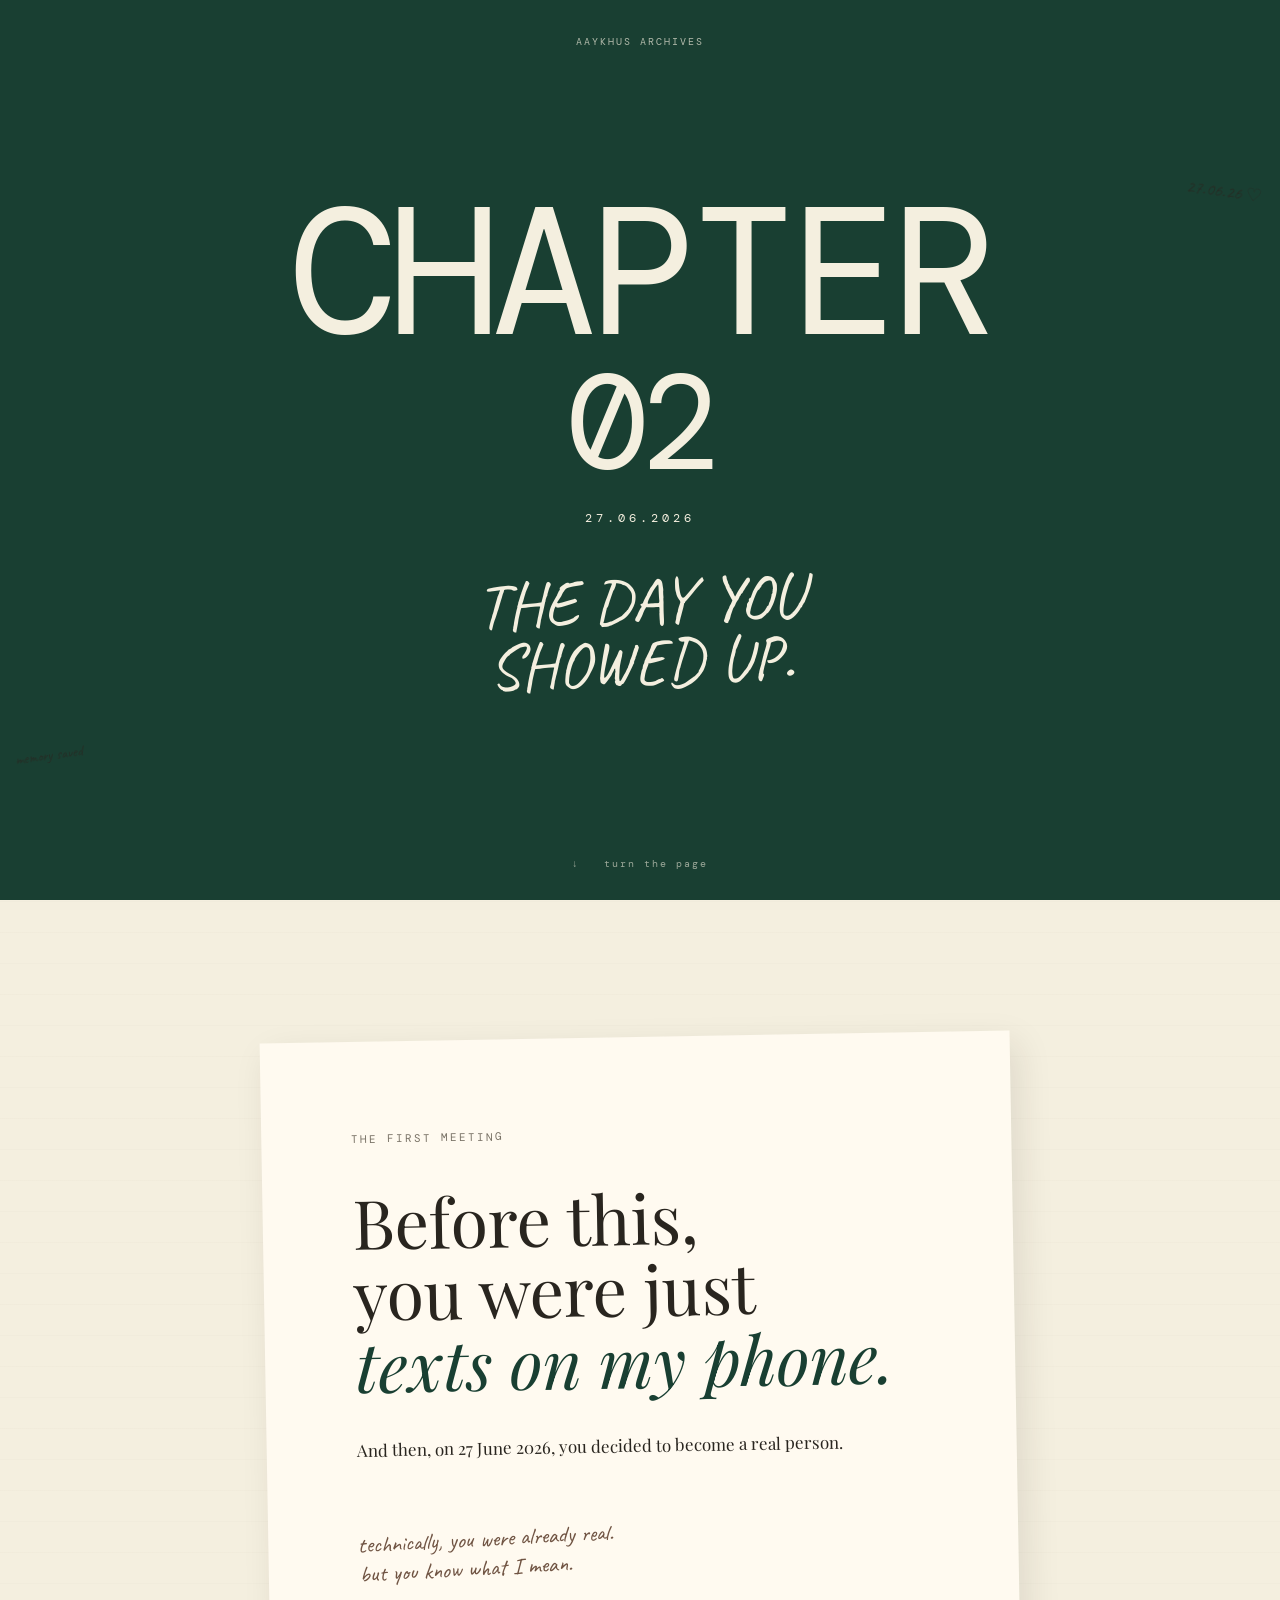
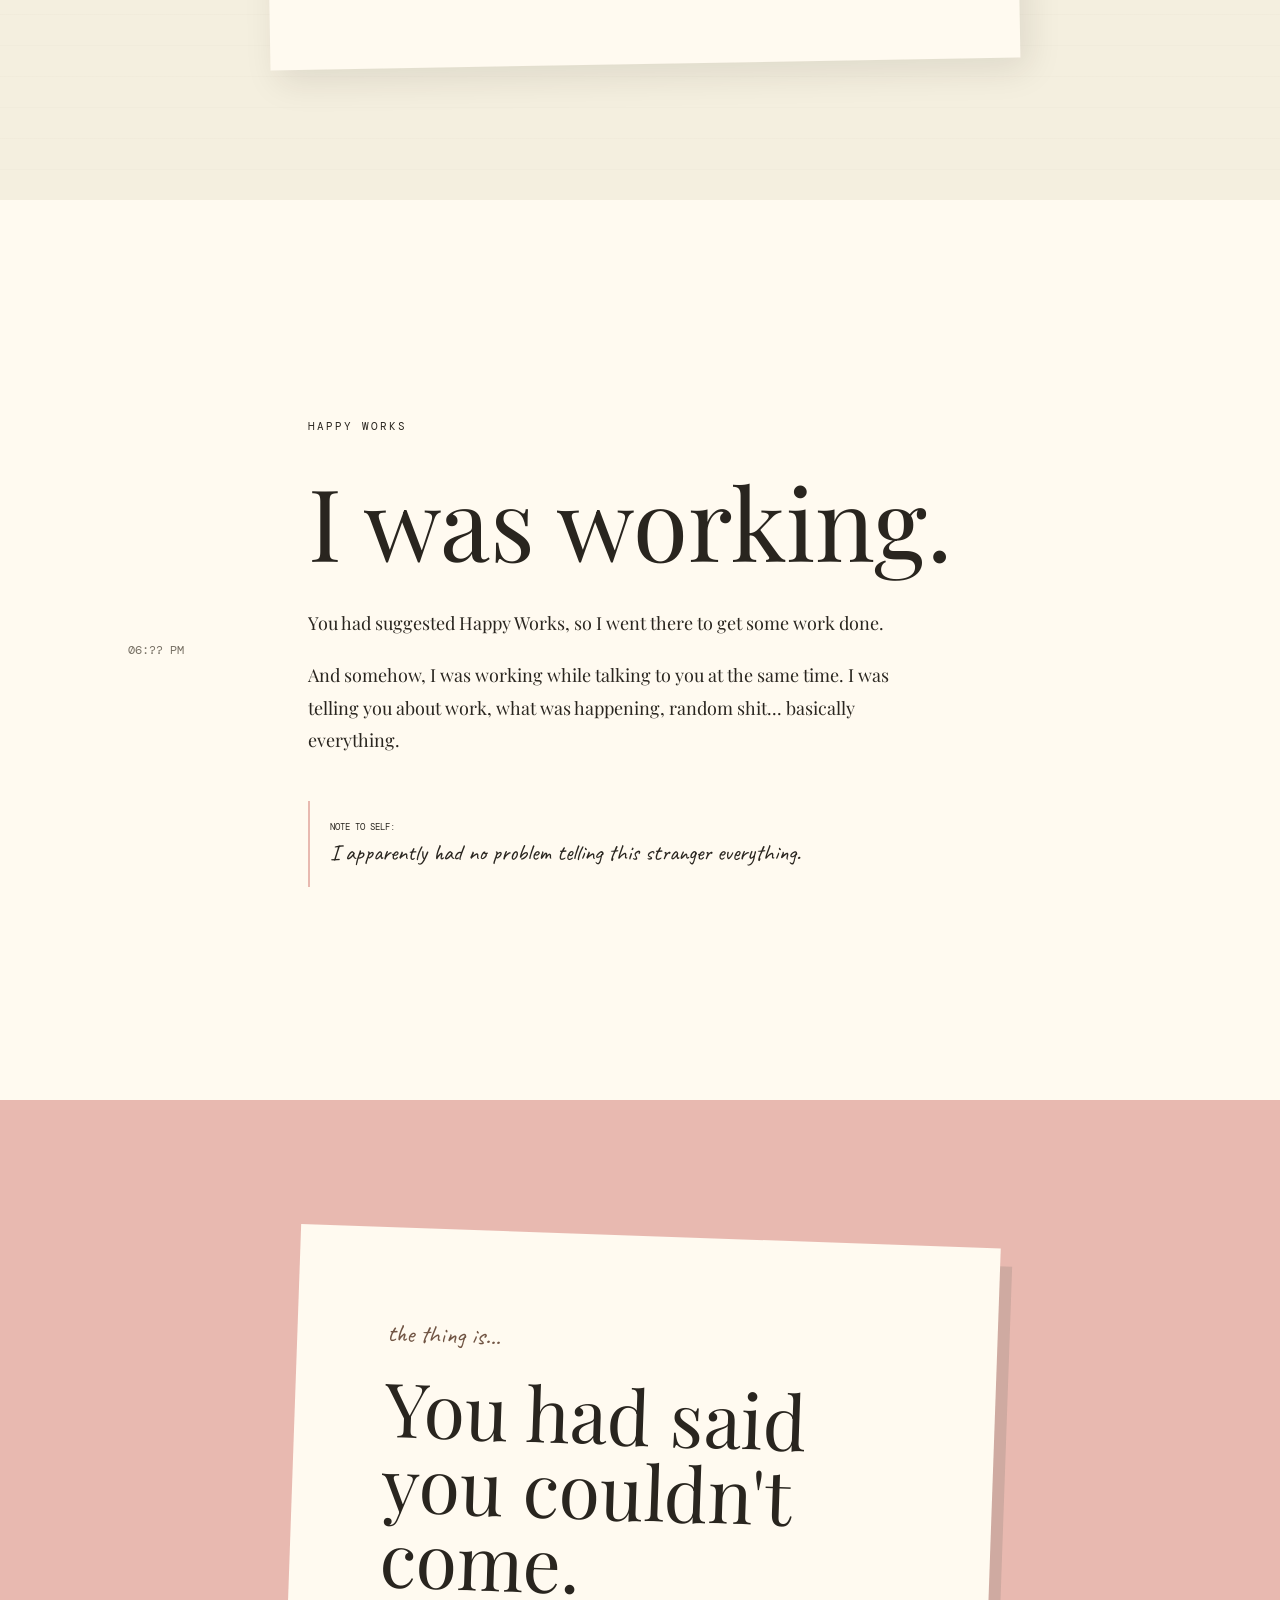
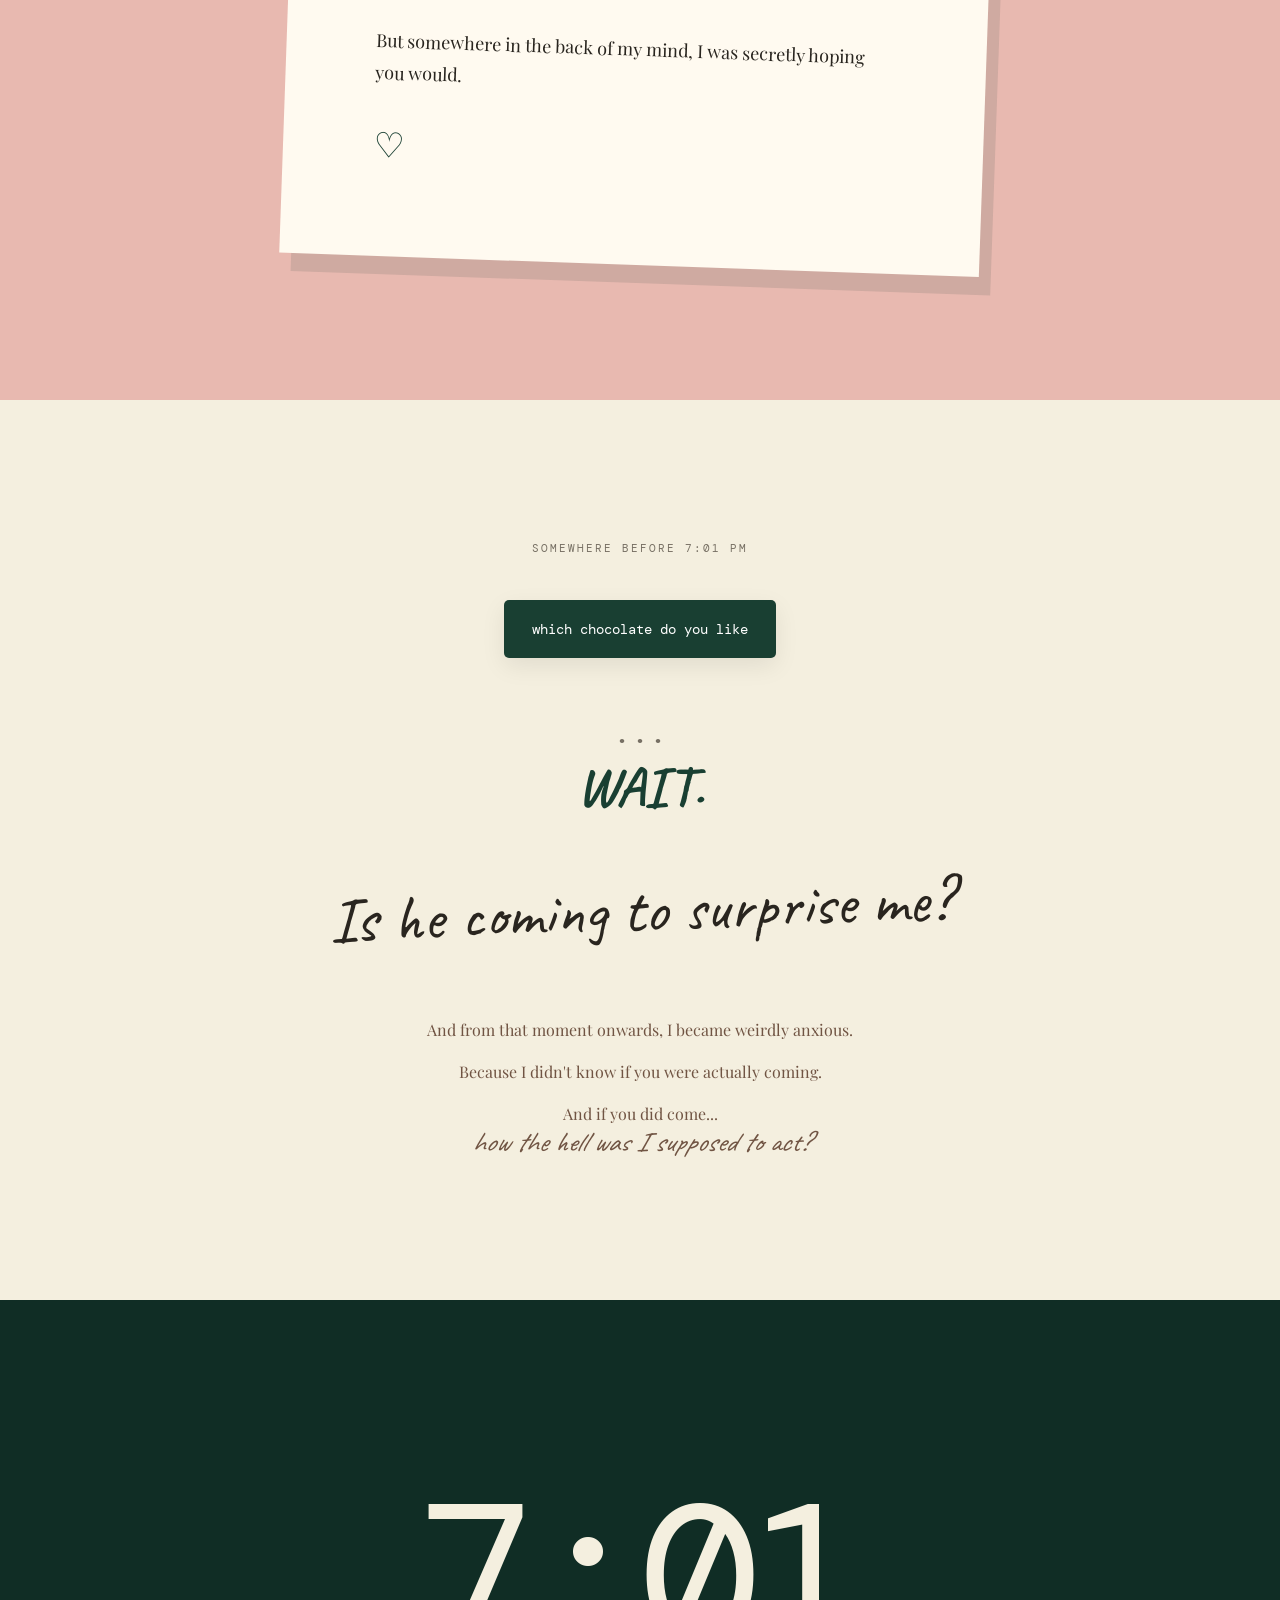
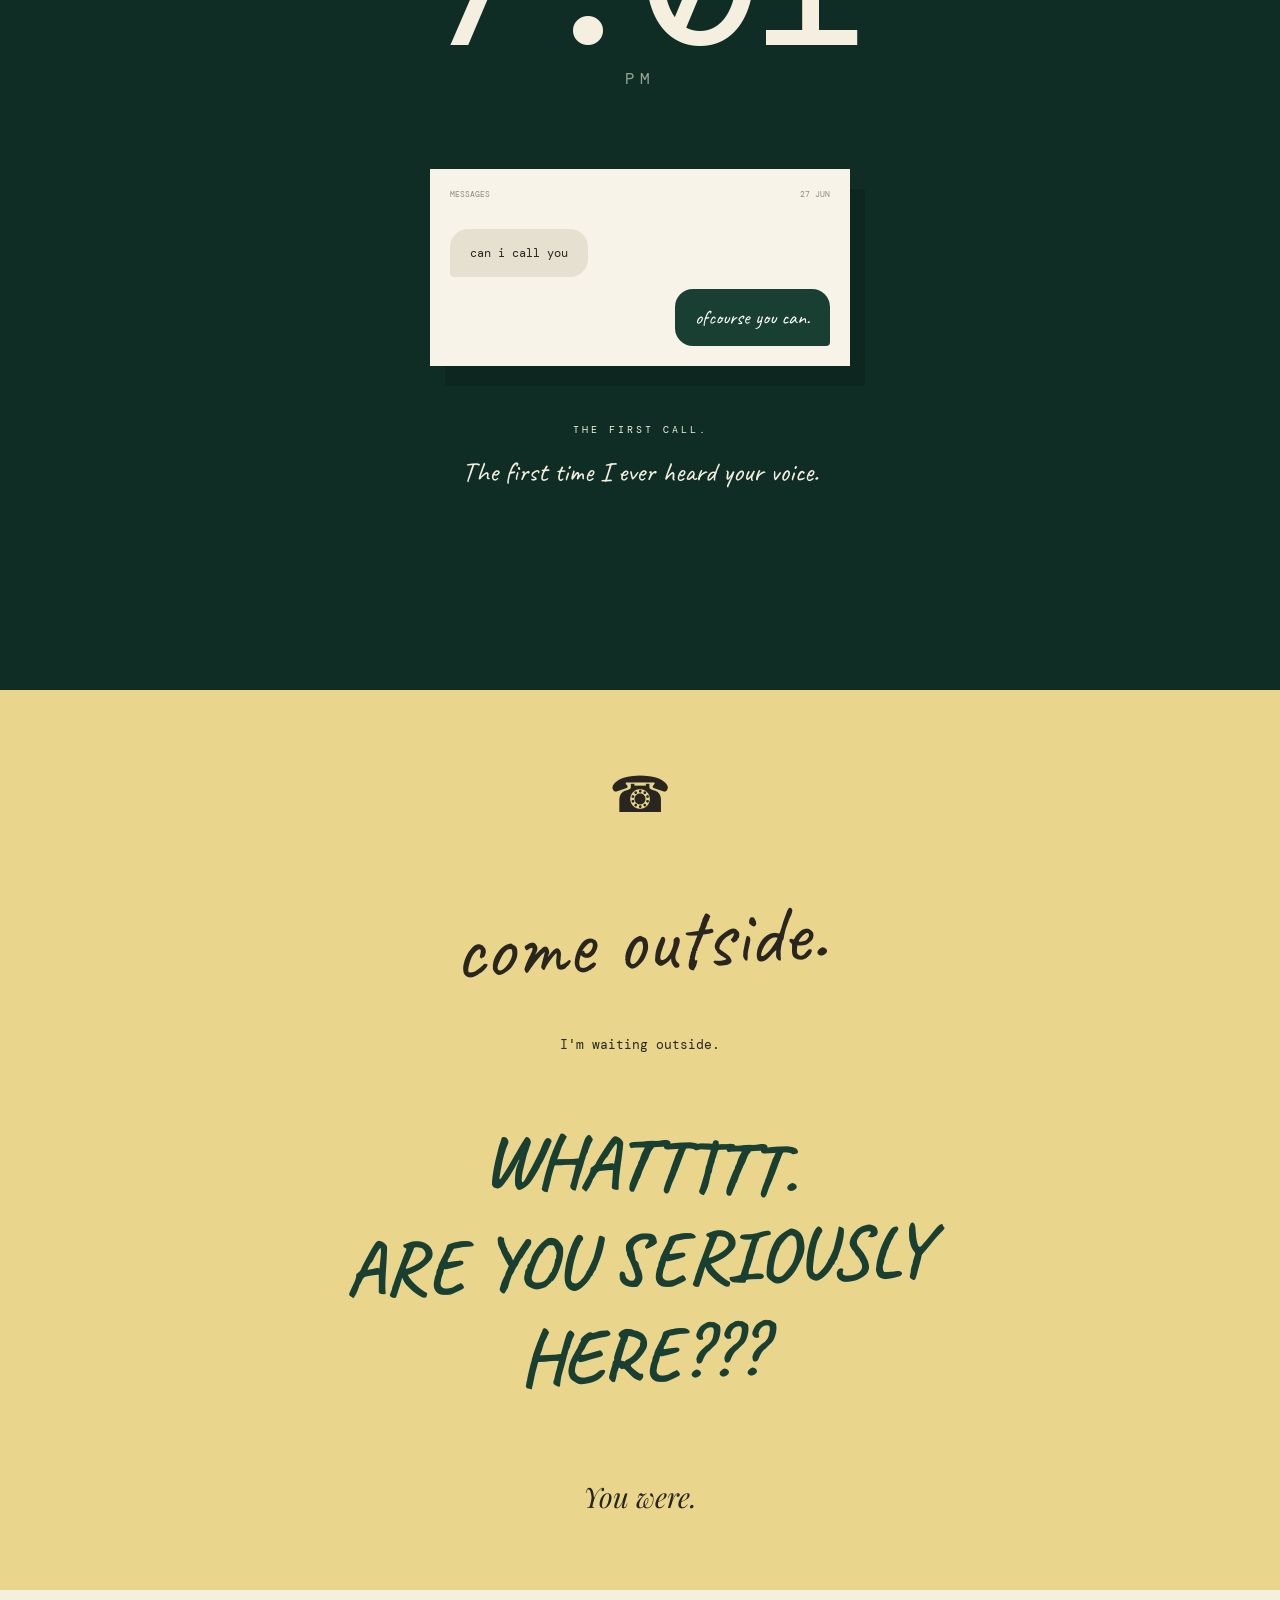
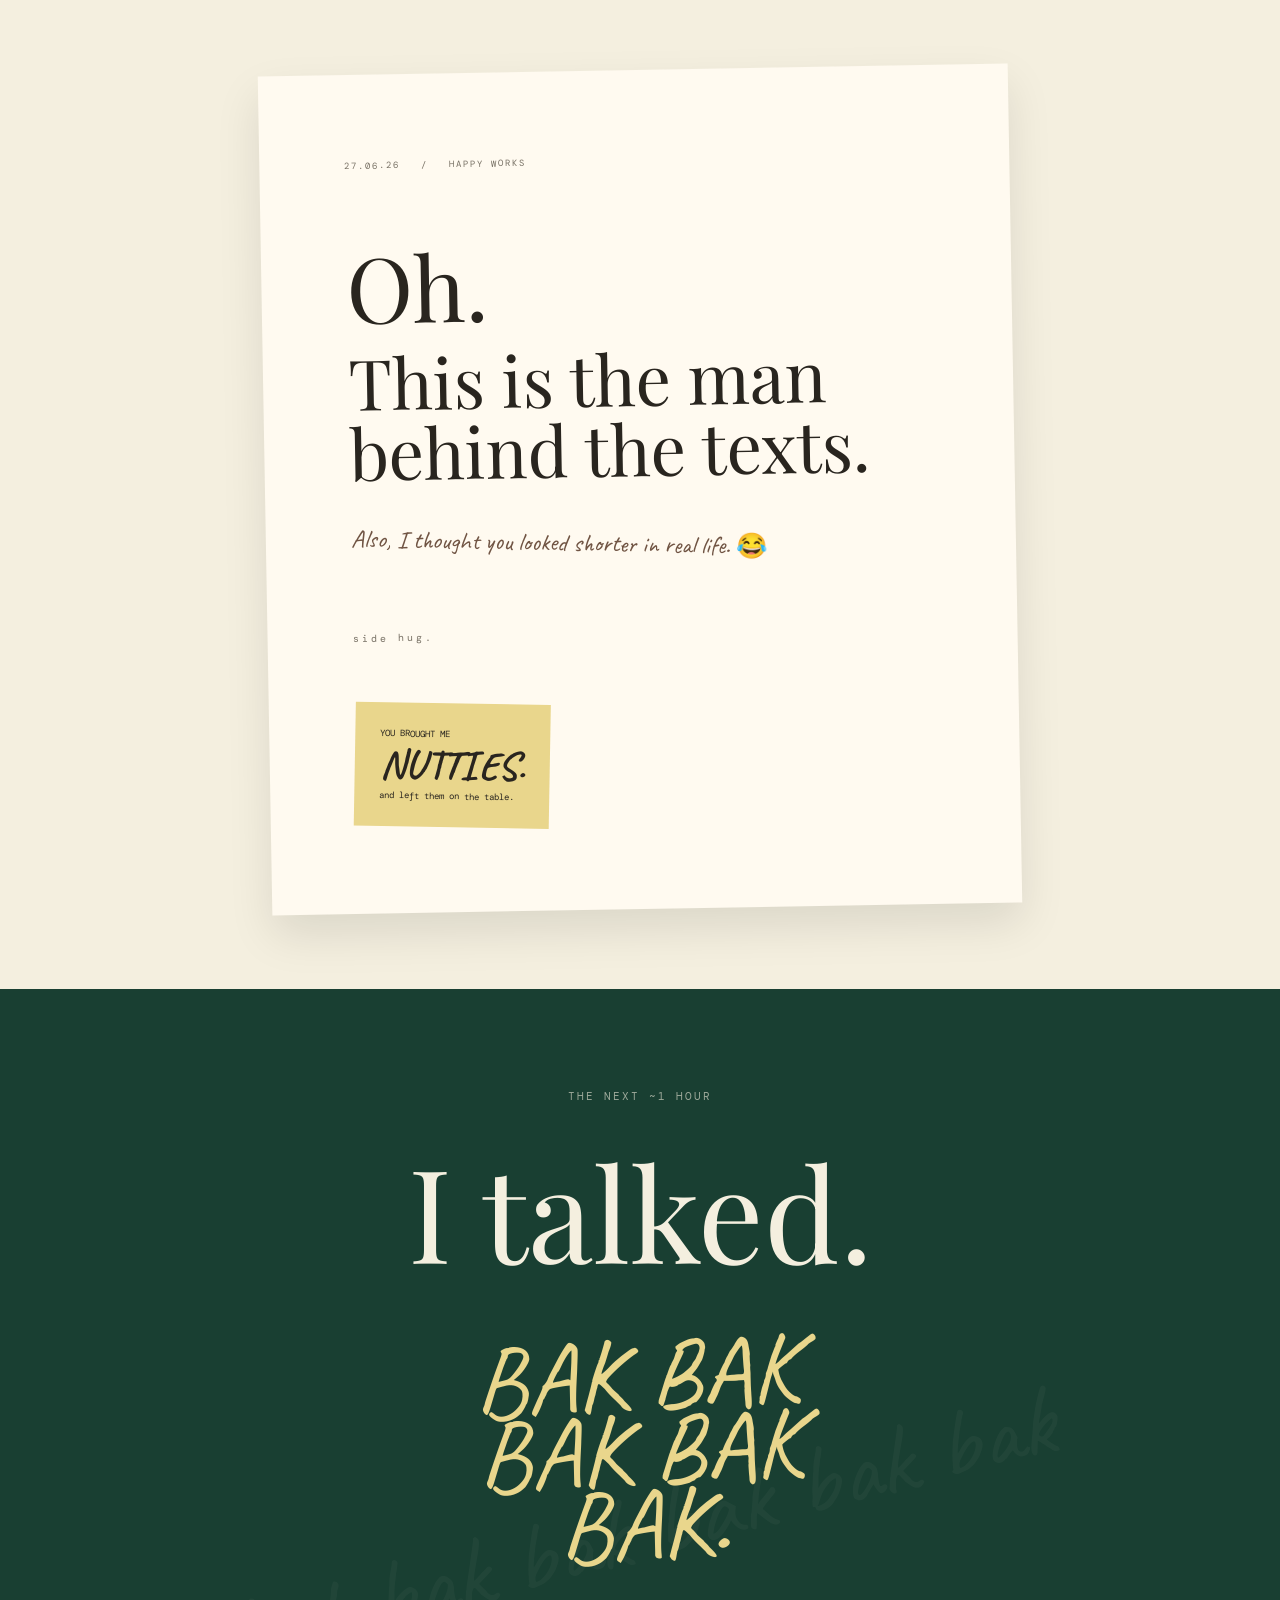
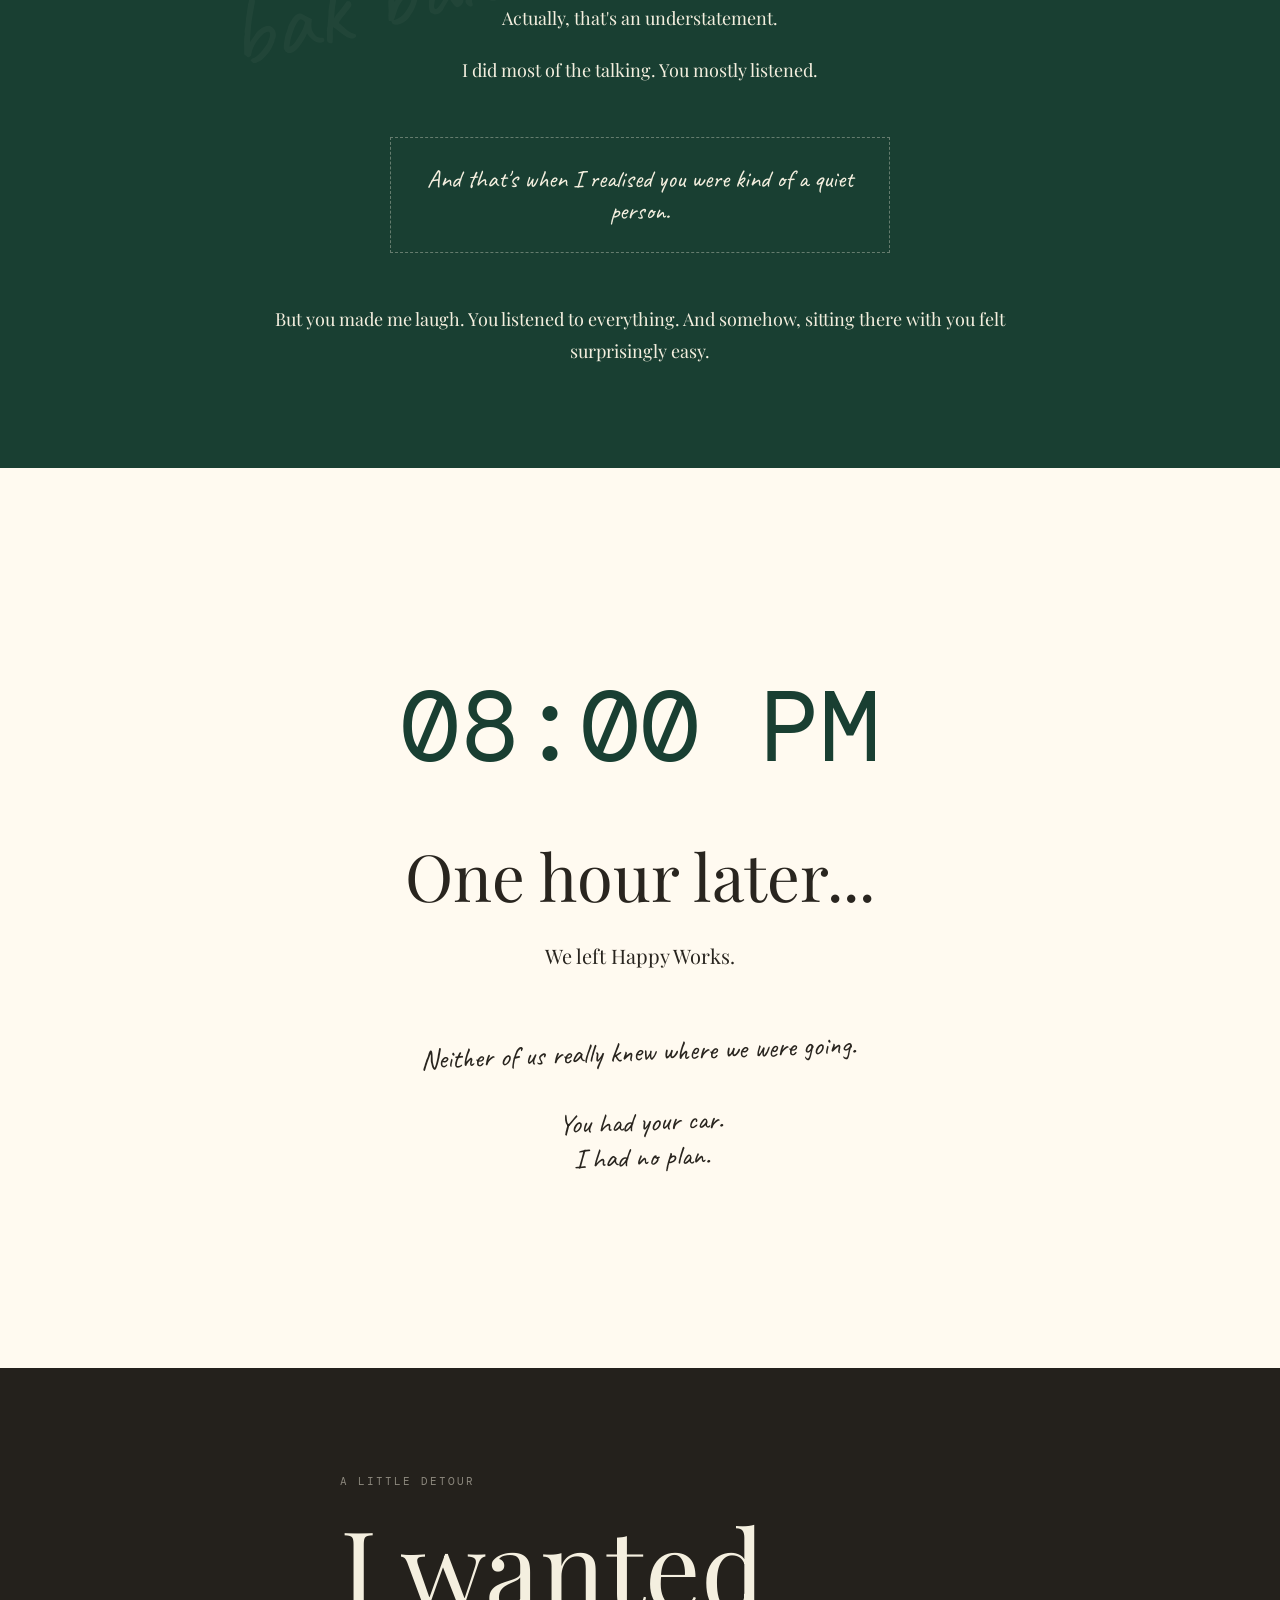
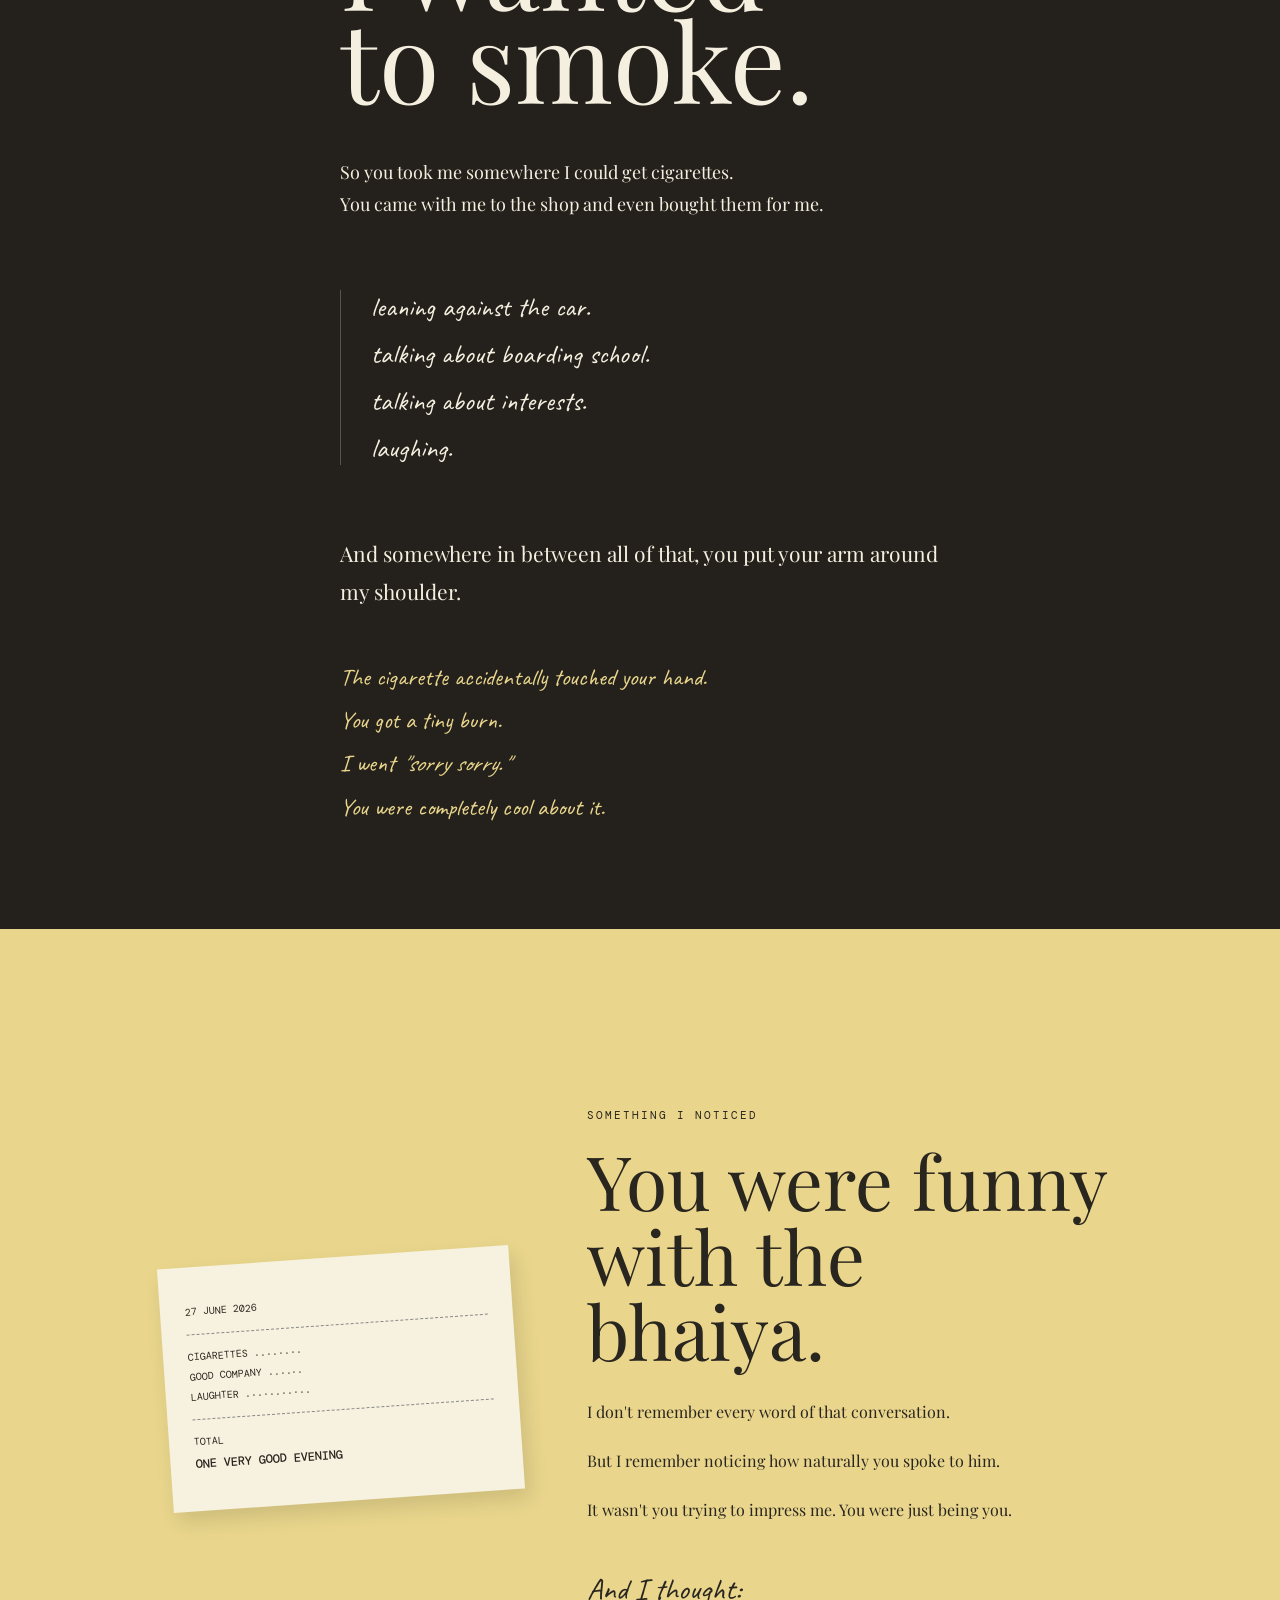
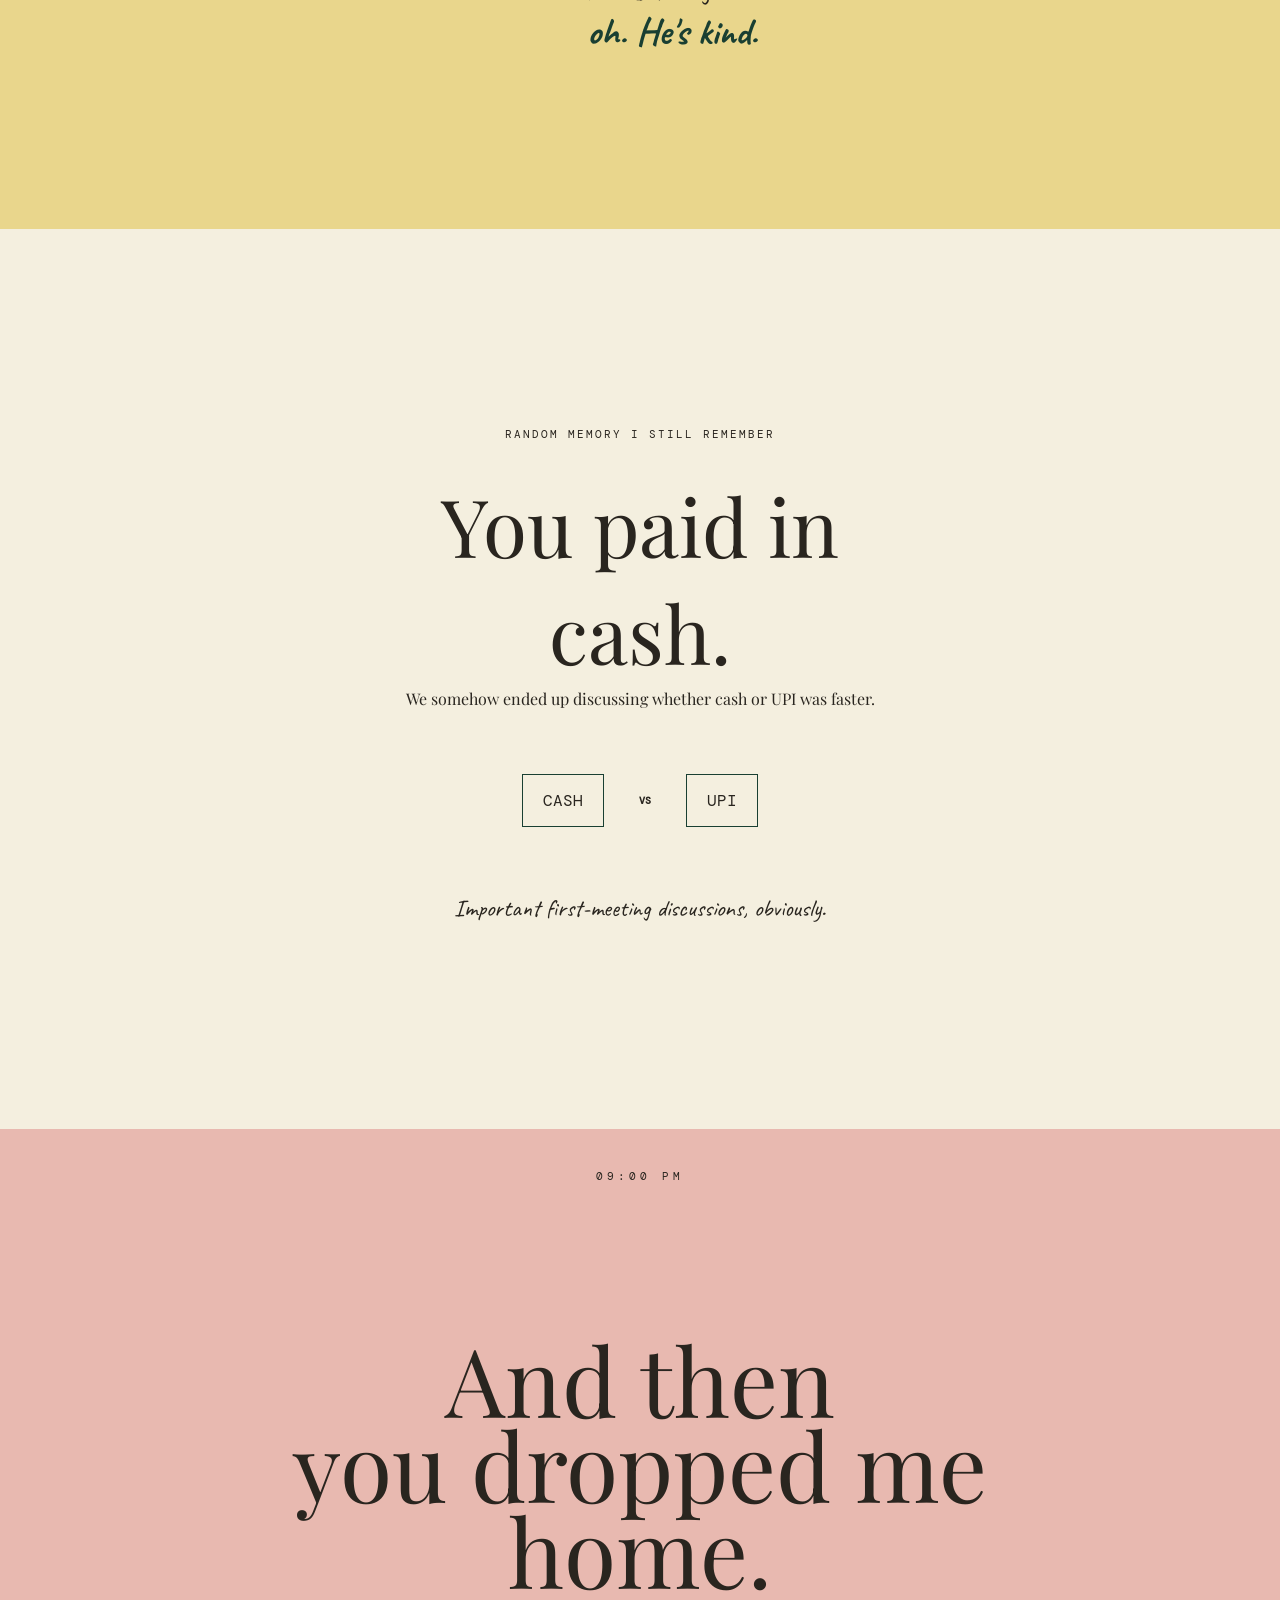
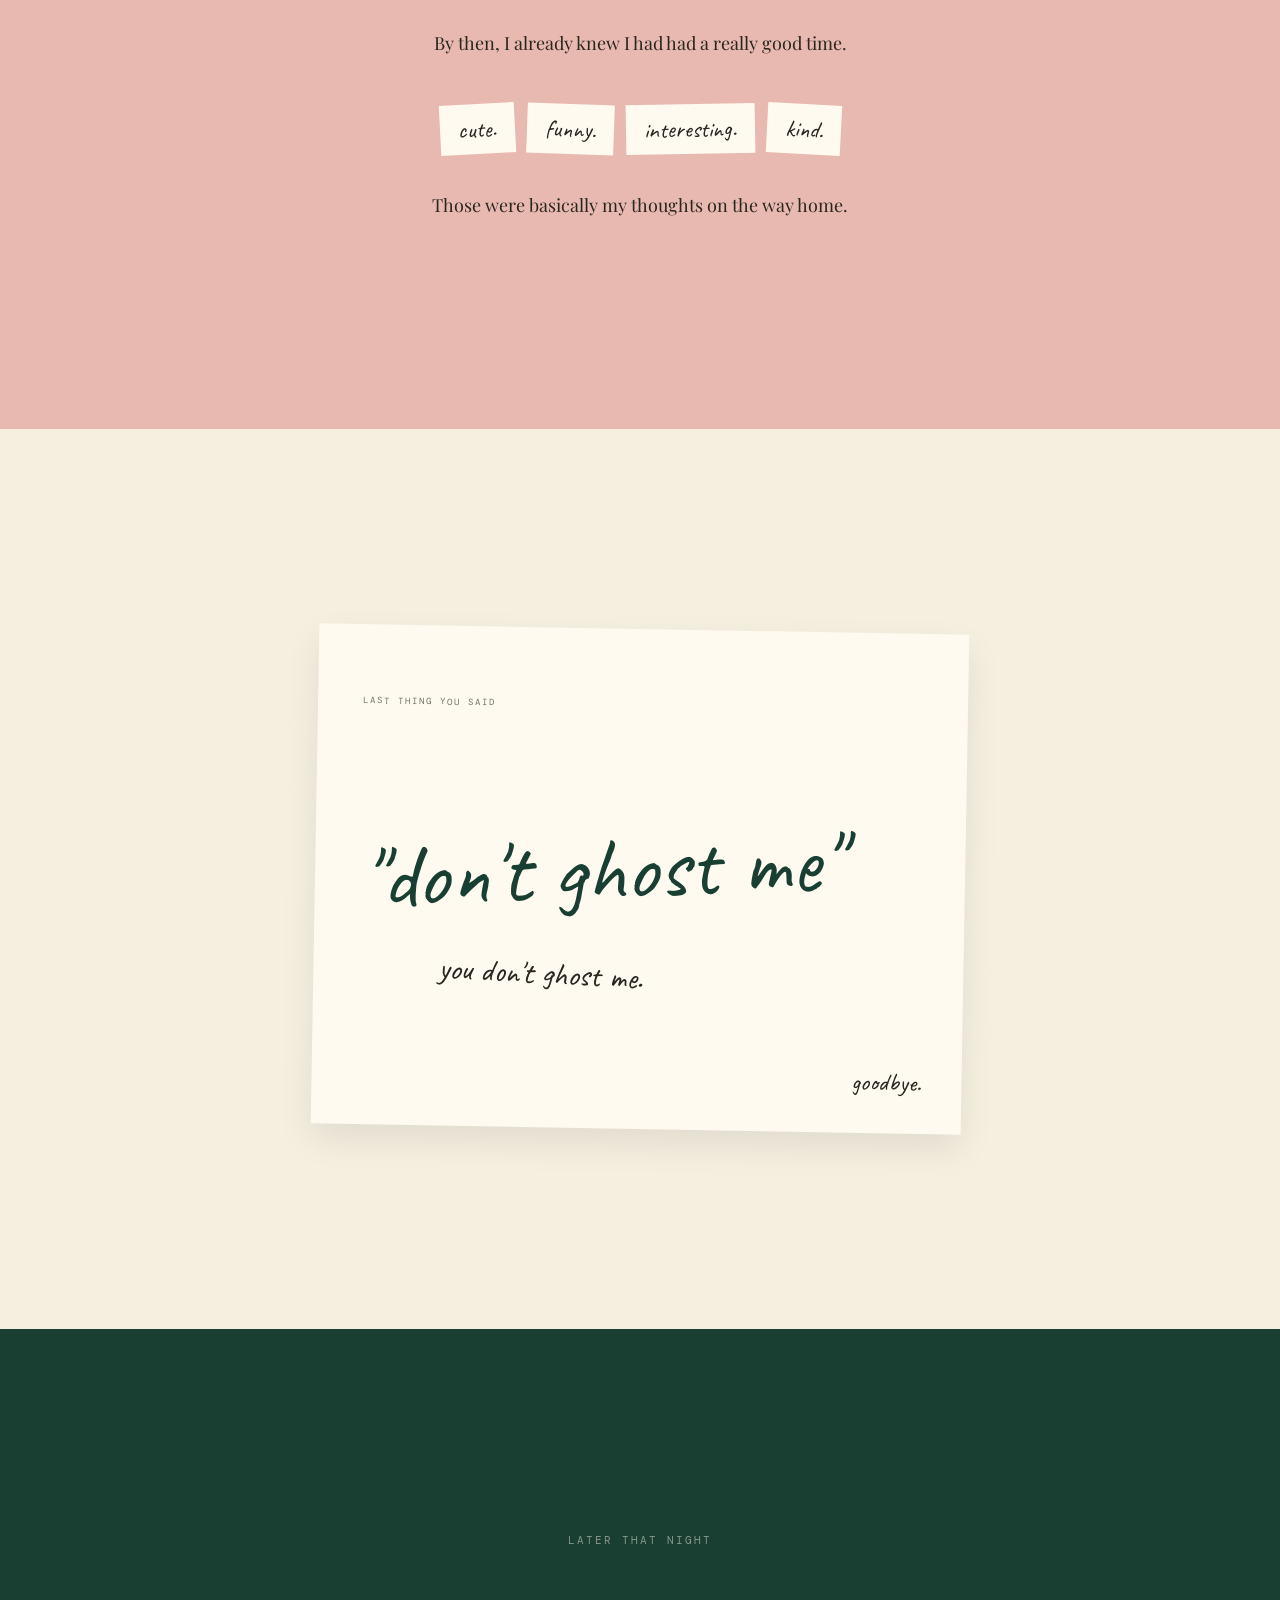
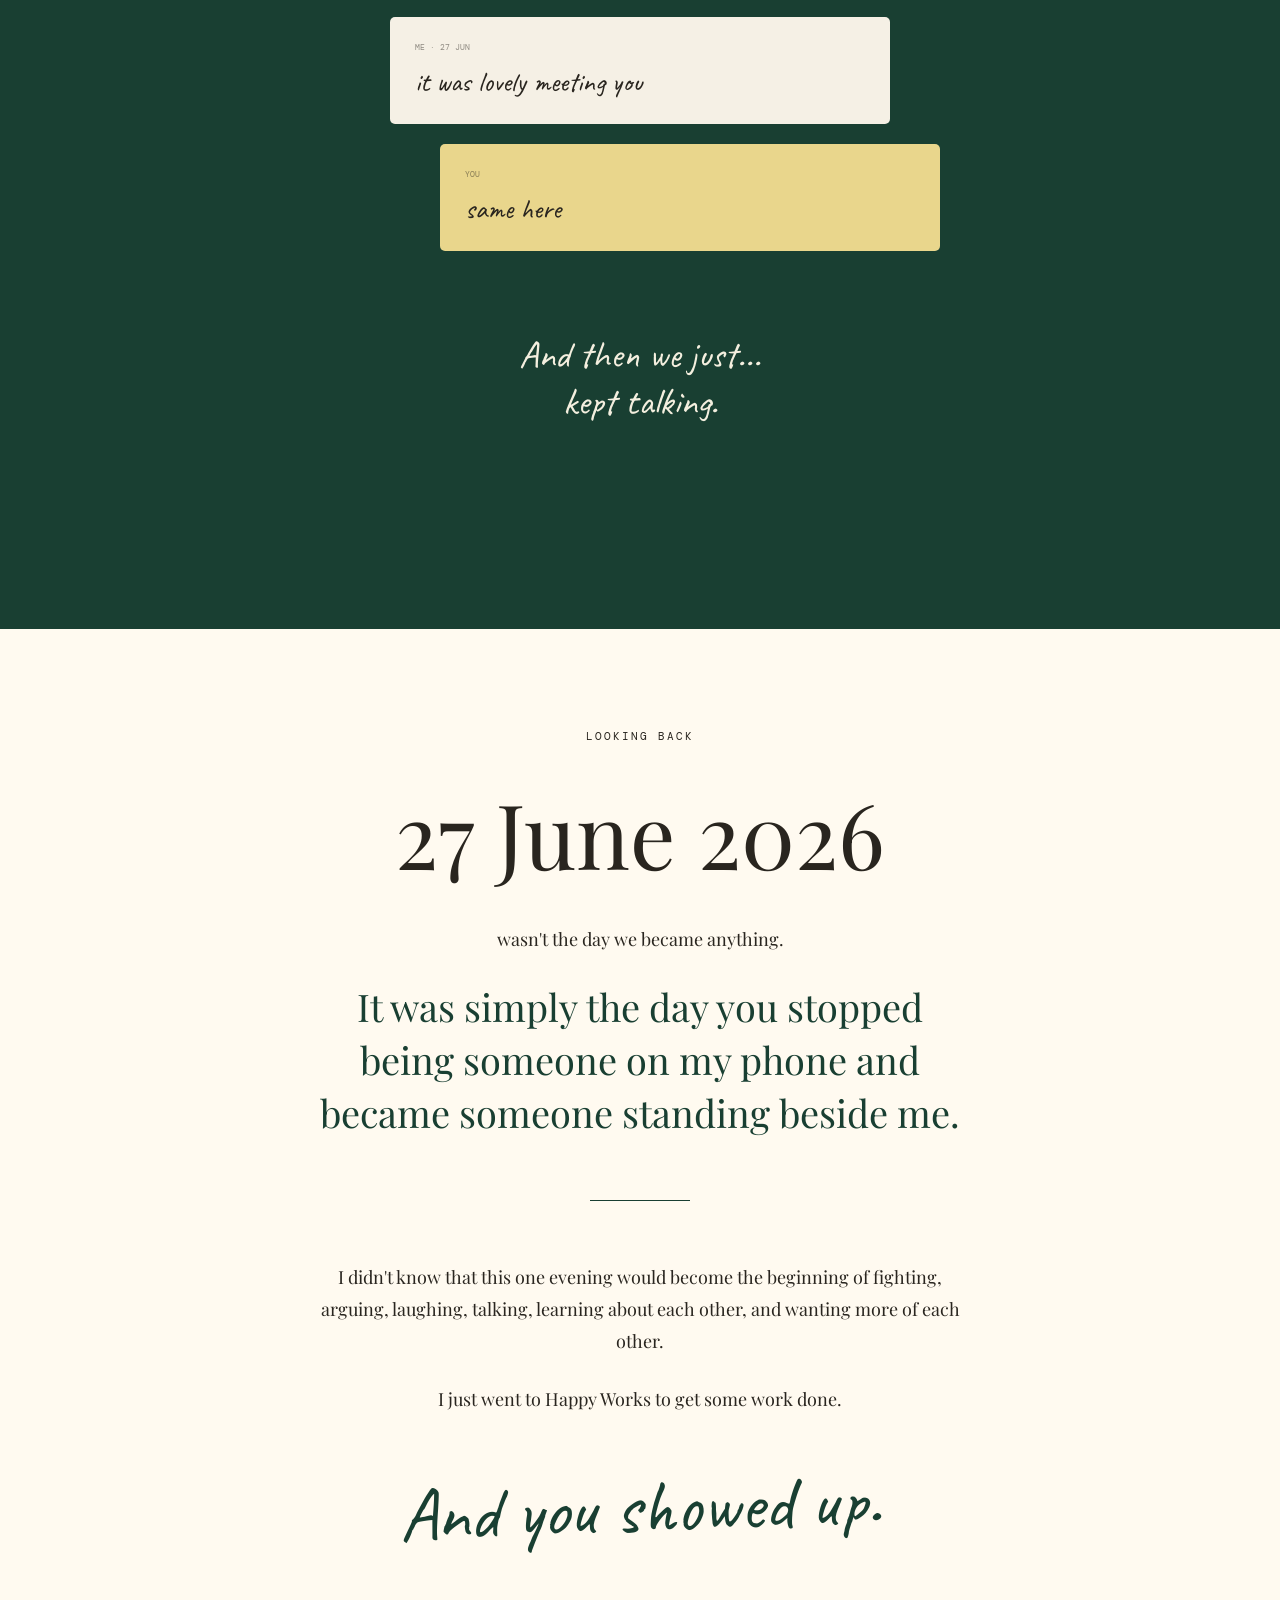
<file: chapter-02/index.html>
<!DOCTYPE html>
<html lang="en">
<head>
  <meta charset="UTF-8">
  <meta name="viewport" content="width=device-width, initial-scale=1.0">
  <title>Chapter 02 — The Day You Showed Up</title>

  <link rel="preconnect" href="https://fonts.googleapis.com">
  <link rel="preconnect" href="https://fonts.gstatic.com" crossorigin>
  <link href="https://fonts.googleapis.com/css2?family=Caveat:wght@400;500;600;700&family=DM+Mono:wght@400;500&family=Playfair+Display:ital,wght@0,400;0,500;1,400;1,500&display=swap" rel="stylesheet">

  <link rel="stylesheet" href="style.css">
</head>

<body>

  <!-- Floating scrapbook pieces -->
  <div class="floating-note note-one">27.06.26 ♡</div>
  <div class="floating-note note-two">memory saved</div>

  <!-- INTRO -->
  <section class="intro">
    <div class="tiny-label">AAYKHUS ARCHIVES</div>

    <h1>
      CHAPTER<br>
      <span>02</span>
    </h1>

    <div class="chapter-date">27.06.2026</div>

    <p class="intro-title">THE DAY YOU<br>SHOWED UP.</p>

    <div class="scroll-hint">
      ↓ &nbsp; turn the page
    </div>
  </section>


  <!-- OPENING -->
  <section class="paper-section opening">
    <div class="paper">
      <div class="paper-label">THE FIRST MEETING</div>

      <h2>
        Before this,<br>
        you were just<br>
        <em>texts on my phone.</em>
      </h2>

      <p>
        And then, on 27 June 2026,
        you decided to become a real person.
      </p>

      <div class="handwritten">
        technically, you were already real.<br>
        but you know what I mean.
      </div>
    </div>
  </section>


  <!-- HAPPY WORKS -->
  <section class="timeline-section">

    <div class="timeline-label">06:?? PM</div>

    <div class="timeline-content">
      <span class="small-heading">HAPPY WORKS</span>

      <h2>
        I was working.
      </h2>

      <p>
        You had suggested Happy Works, so I went there to get some work done.
      </p>

      <p>
        And somehow, I was working while talking to you at the same time.
        I was telling you about work, what was happening, random shit...
        basically everything.
      </p>

      <div class="side-note">
        <span>NOTE TO SELF:</span>
        I apparently had no problem telling this stranger everything.
      </div>
    </div>

  </section>


  <!-- SECRETLY HOPING -->
  <section class="hope-section">

    <div class="thought-card">
      <div class="scribble">the thing is...</div>

      <h2>
        You had said<br>
        you couldn't come.
      </h2>

      <p>
        But somewhere in the back of my mind,
        I was secretly hoping you would.
      </p>

      <div class="tiny-heart">♡</div>
    </div>

  </section>


  <!-- CHOCOLATE -->
  <section class="chocolate-section">

    <div class="timestamp">SOMEWHERE BEFORE 7:01 PM</div>

    <div class="chat-bubble him">
      which chocolate do you like
    </div>

    <div class="reaction">
      <span>...</span>
      <strong>WAIT.</strong>
    </div>

    <p class="chocolate-thought">
      Is he coming to surprise me?
    </p>

    <div class="anxiety">
      And from that moment onwards, I became weirdly anxious.

      <br><br>

      Because I didn't know if you were actually coming.

      <br><br>

      And if you did come...
      <br>
      <em>how the hell was I supposed to act?</em>
    </div>

  </section>


  <!-- 7:01 -->
  <section class="call-section">

    <div class="huge-time">7:01</div>

    <div class="time-label">PM</div>

    <div class="phone-card">

      <div class="phone-top">
        <span>MESSAGES</span>
        <span>27 JUN</span>
      </div>

      <div class="phone-message">
        can i call you
      </div>

      <div class="reply">
        ofcourse you can.
      </div>

    </div>

    <div class="call-caption">
      <span>THE FIRST CALL.</span>
      <p>
        The first time I ever heard your voice.
      </p>
    </div>

  </section>


  <!-- I'M OUTSIDE -->
  <section class="outside-section">

    <div class="outside-inner">

      <div class="call-icon">☎</div>

      <p class="call-line">
        come outside.
      </p>

      <p class="small-line">
        I'm waiting outside.
      </p>

      <div class="dramatic-text">
        WHATTTTT.
      </div>

      <div class="dramatic-text second">
        ARE YOU SERIOUSLY HERE???
      </div>

      <p class="answer">
        You were.
      </p>

    </div>

  </section>


  <!-- THE MOMENT -->
  <section class="moment-section">

    <div class="moment-card">

      <div class="moment-label">
        27.06.26 &nbsp; / &nbsp; HAPPY WORKS
      </div>

      <h2>
        Oh.
      </h2>

      <h3>
        This is the man<br>
        behind the texts.
      </h3>

      <p class="funny-note">
        Also, I thought you looked shorter in real life. 😂
      </p>

      <div class="hug">
        side hug.
      </div>

      <div class="nutties">
        <span>YOU BROUGHT ME</span>
        <strong>NUTTIES.</strong>
        <small>and left them on the table.</small>
      </div>

    </div>

  </section>


  <!-- ONE HOUR -->
  <section class="bakbak-section">

    <div class="bakbak-background">
      bak bak bak bak bak bak
    </div>

    <div class="bakbak-content">

      <div class="small-heading">THE NEXT ~1 HOUR</div>

      <h2>
        I talked.
      </h2>

      <div class="bakbak-big">
        BAK BAK<br>
        BAK BAK<br>
        BAK.
      </div>

      <p>
        Actually, that's an understatement.
      </p>

      <p>
        I did most of the talking.
        You mostly listened.
      </p>

      <div class="quiet-note">
        And that's when I realised
        you were kind of a quiet person.
      </div>

      <p>
        But you made me laugh.
        You listened to everything.
        And somehow, sitting there with you
        felt surprisingly easy.
      </p>

    </div>

  </section>


  <!-- 8 PM -->
  <section class="eight-section">

    <div class="clock">08:00 PM</div>

    <h2>
      One hour later...
    </h2>

    <p>
      We left Happy Works.
    </p>

    <div class="car-note">
      Neither of us really knew where we were going.
      <br><br>
      You had your car.
      <br>
      I had no plan.
    </div>

  </section>


  <!-- CAR SCENE -->
  <section class="car-section">

    <div class="road-line"></div>

    <div class="car-content">

      <span class="small-heading">A LITTLE DETOUR</span>

      <h2>
        I wanted<br>
        to smoke.
      </h2>

      <p>
        So you took me somewhere I could get cigarettes.
      </p>

      <p>
        You came with me to the shop
        and even bought them for me.
      </p>

      <div class="subtle-scene">

        <div class="scene-line">
          leaning against the car.
        </div>

        <div class="scene-line">
          talking about boarding school.
        </div>

        <div class="scene-line">
          talking about interests.
        </div>

        <div class="scene-line">
          laughing.
        </div>

      </div>

      <p class="subtle-detail">
        And somewhere in between all of that,
        you put your arm around my shoulder.
      </p>

      <p class="burn-detail">
        The cigarette accidentally touched your hand.
        <br>
        You got a tiny burn.
        <br>
        I went <em>"sorry sorry."</em>
        <br>
        You were completely cool about it.
      </p>

    </div>

  </section>


  <!-- KINDNESS -->
  <section class="kindness-section">

    <div class="kindness-card">

      <div class="receipt">
        <div>27 JUNE 2026</div>
        <div class="line"></div>
        <div>CIGARETTES ........</div>
        <div>GOOD COMPANY ......</div>
        <div>LAUGHTER ...........</div>
        <div class="line"></div>
        <div>TOTAL</div>
        <div class="total">ONE VERY GOOD EVENING</div>
      </div>

      <div class="kindness-copy">

        <span class="small-heading">SOMETHING I NOTICED</span>

        <h2>
          You were funny<br>
          with the bhaiya.
        </h2>

        <p>
          I don't remember every word of that conversation.
        </p>

        <p>
          But I remember noticing how naturally
          you spoke to him.
        </p>

        <p>
          It wasn't you trying to impress me.
          You were just being you.
        </p>

        <div class="highlight">
          And I thought:
          <br>
          <strong>oh. He's kind.</strong>
        </div>

      </div>

    </div>

  </section>


  <!-- CASH / UPI -->
  <section class="tiny-memory">

    <div class="tiny-memory-inner">

      <div class="tiny-label">RANDOM MEMORY I STILL REMEMBER</div>

      <h2>
        You paid in cash.
      </h2>

      <p>
        We somehow ended up discussing whether cash
        or UPI was faster.
      </p>

      <div class="versus">
        <span>CASH</span>
        <b>VS</b>
        <span>UPI</span>
      </div>

      <p class="tiny-note">
        Important first-meeting discussions, obviously.
      </p>

    </div>

  </section>


  <!-- GOING HOME -->
  <section class="home-section">

    <div class="home-time">
      09:00 PM
    </div>

    <div class="home-copy">

      <h2>
        And then<br>
        you dropped me home.
      </h2>

      <p>
        By then, I already knew I had had
        a really good time.
      </p>

      <div class="thought-list">

        <span>cute.</span>
        <span>funny.</span>
        <span>interesting.</span>
        <span>kind.</span>

      </div>

      <p>
        Those were basically my thoughts
        on the way home.
      </p>

    </div>

  </section>


  <!-- DON'T GHOST -->
  <section class="ghost-section">

    <div class="ghost-paper">

      <div class="scribbled-corner">
        LAST THING YOU SAID
      </div>

      <div class="quote">
        "don't ghost me"
      </div>

      <div class="my-answer">
        you don't ghost me.
      </div>

      <div class="goodbye">
        goodbye.
      </div>

    </div>

  </section>


  <!-- LATER THAT NIGHT -->
  <section class="later-section">

    <div class="later-label">LATER THAT NIGHT</div>

    <div class="text-message">
      <div class="message-meta">ME · 27 JUN</div>
      <div class="message-text">
        it was lovely meeting you
      </div>
    </div>

    <div class="text-message reply-message">
      <div class="message-meta">YOU</div>
      <div class="message-text">
        same here
      </div>
    </div>

    <div class="later-caption">
      And then we just...
      <br>
      kept talking.
    </div>

  </section>


  <!-- REFLECTION -->
  <section class="reflection-section">

    <div class="reflection">

      <div class="tiny-label">LOOKING BACK</div>

      <h2>
        27 June 2026
      </h2>

      <p>
        wasn't the day we became anything.
      </p>

      <p class="strong-reflection">
        It was simply the day
        you stopped being someone
        on my phone
        and became someone
        standing beside me.
      </p>

      <div class="line-divider"></div>

      <p>
        I didn't know that this one evening
        would become the beginning of
        fighting, arguing, laughing,
        talking, learning about each other,
        and wanting more of each other.
      </p>

      <p>
        I just went to Happy Works
        to get some work done.
      </p>

      <p class="final-line">
        And you showed up.
      </p>

    </div>

  </section>


  <!-- END -->
  <section class="chapter-end">

    <div class="end-symbol">∞</div>

    <p class="end-label">
      MEMORY SAVED
    </p>

    <h2>
      CHAPTER 02
      <br>
      COMPLETE.
    </h2>

    <p class="next">
      but the story wasn't.
    </p>

    <div class="page-number">
      02 / ∞
    </div>

  </section>


  <script src="script.js"></script>

</body>
</html>
</file>
<file: chapter-02/style.css>
:root {
  --green: #193f32;
  --dark-green: #102d25;
  --cream: #f4efdf;
  --paper: #fffaf0;
  --yellow: #e9d68c;
  --pink: #e8b9b0;
  --brown: #705443;
  --ink: #29251f;
  --muted: #777064;
}

* {
  box-sizing: border-box;
  margin: 0;
  padding: 0;
}

html {
  scroll-behavior: smooth;
}

body {
  background: var(--cream);
  color: var(--ink);
  font-family: "Playfair Display", serif;
  overflow-x: hidden;
}

section {
  position: relative;
  min-height: 100vh;
  overflow: hidden;
}

p {
  line-height: 1.8;
}

.small-heading,
.tiny-label,
.paper-label,
.timestamp,
.later-label,
.end-label {
  font-family: "DM Mono", monospace;
  text-transform: uppercase;
  letter-spacing: 2px;
  font-size: 11px;
}


/* =========================
   INTRO
========================= */

.intro {
  min-height: 100vh;
  background: var(--green);
  color: var(--cream);
  display: flex;
  flex-direction: column;
  align-items: center;
  justify-content: center;
  text-align: center;
  padding: 40px 20px;
}

.intro .tiny-label {
  position: absolute;
  top: 35px;
  font-size: 10px;
  opacity: .7;
}

.intro h1 {
  font-family: "DM Mono", monospace;
  font-size: clamp(65px, 16vw, 180px);
  line-height: .75;
  font-weight: 400;
  letter-spacing: -8px;
}

.intro h1 span {
  font-size: .75em;
}

.chapter-date {
  font-family: "DM Mono", monospace;
  margin-top: 35px;
  font-size: 12px;
  letter-spacing: 4px;
}

.intro-title {
  font-family: "Caveat", cursive;
  font-size: clamp(35px, 7vw, 65px);
  line-height: .95;
  margin-top: 45px;
  transform: rotate(-2deg);
}

.scroll-hint {
  position: absolute;
  bottom: 30px;
  font-family: "DM Mono", monospace;
  font-size: 10px;
  letter-spacing: 2px;
  opacity: .6;
}


/* =========================
   FLOATING NOTES
========================= */

.floating-note {
  position: fixed;
  z-index: 20;
  font-family: "Caveat", cursive;
  font-size: 18px;
  pointer-events: none;
  opacity: .65;
}

.note-one {
  top: 20%;
  right: 18px;
  transform: rotate(8deg);
}

.note-two {
  bottom: 15%;
  left: 15px;
  transform: rotate(-8deg);
  font-size: 15px;
}


/* =========================
   OPENING
========================= */

.paper-section {
  background:
    repeating-linear-gradient(
      0deg,
      transparent,
      transparent 30px,
      rgba(80,60,40,.035) 31px
    ),
    var(--cream);
  display: flex;
  justify-content: center;
  align-items: center;
  padding: 70px 25px;
}

.paper {
  width: min(750px, 90%);
  background: var(--paper);
  padding: clamp(40px, 8vw, 90px);
  box-shadow: 8px 12px 35px rgba(40,30,20,.1);
  transform: rotate(-1deg);
}

.paper-label {
  color: var(--muted);
  margin-bottom: 40px;
}

.paper h2 {
  font-size: clamp(38px, 6vw, 68px);
  font-weight: 400;
  line-height: 1.05;
}

.paper h2 em {
  color: var(--green);
}

.paper p {
  margin-top: 35px;
  font-size: 17px;
}

.handwritten {
  font-family: "Caveat", cursive;
  font-size: 23px;
  margin-top: 55px;
  color: var(--brown);
  transform: rotate(-2deg);
}


/* =========================
   TIMELINE
========================= */

.timeline-section {
  background: var(--paper);
  display: grid;
  grid-template-columns: 180px 1fr;
  align-items: center;
  padding: 80px 10%;
}

.timeline-label {
  font-family: "DM Mono", monospace;
  font-size: 12px;
  color: var(--muted);
}

.timeline-content {
  max-width: 700px;
}

.timeline-content h2 {
  font-size: clamp(55px, 9vw, 100px);
  font-weight: 400;
  margin: 20px 0;
}

.timeline-content p {
  max-width: 600px;
  font-size: 18px;
  margin-bottom: 20px;
}

.side-note {
  margin-top: 45px;
  padding: 20px;
  border-left: 2px solid var(--pink);
  font-family: "Caveat", cursive;
  font-size: 23px;
}

.side-note span {
  font-family: "DM Mono", monospace;
  font-size: 9px;
  display: block;
  margin-bottom: 5px;
}


/* =========================
   SECRET HOPE
========================= */

.hope-section {
  background: var(--pink);
  display: flex;
  align-items: center;
  justify-content: center;
  padding: 40px;
}

.thought-card {
  background: var(--paper);
  padding: clamp(45px, 8vw, 90px);
  width: min(700px, 90%);
  box-shadow: 12px 18px 0 rgba(25,63,50,.12);
  transform: rotate(2deg);
}

.scribble {
  font-family: "Caveat", cursive;
  font-size: 25px;
  color: var(--brown);
  margin-bottom: 20px;
}

.thought-card h2 {
  font-size: clamp(42px, 7vw, 75px);
  font-weight: 400;
  line-height: 1;
}

.thought-card p {
  margin-top: 30px;
  font-size: 18px;
}

.tiny-heart {
  margin-top: 30px;
  font-size: 35px;
  color: var(--green);
}


/* =========================
   CHOCOLATE
========================= */

.chocolate-section {
  background: var(--cream);
  min-height: 100vh;
  padding: 100px 20px;
  display: flex;
  flex-direction: column;
  align-items: center;
  justify-content: center;
}

.timestamp {
  color: var(--muted);
  margin-bottom: 45px;
}

.chat-bubble {
  max-width: 450px;
  padding: 20px 28px;
  border-radius: 5px;
  font-family: "DM Mono", monospace;
  font-size: 14px;
  box-shadow: 0 8px 25px rgba(0,0,0,.08);
}

.chat-bubble.him {
  background: var(--green);
  color: white;
  align-self: center;
}

.reaction {
  margin-top: 55px;
  text-align: center;
  font-family: "Caveat", cursive;
  font-size: 35px;
}

.reaction span {
  display: block;
  font-family: "DM Mono", monospace;
  font-size: 30px;
  color: var(--muted);
}

.reaction strong {
  font-size: 55px;
  color: var(--green);
}

.chocolate-thought {
  font-family: "Caveat", cursive;
  font-size: clamp(35px, 7vw, 65px);
  margin-top: 30px;
  transform: rotate(-2deg);
}

.anxiety {
  max-width: 520px;
  margin-top: 50px;
  text-align: center;
  font-size: 16px;
  color: var(--brown);
}

.anxiety em {
  font-family: "Caveat", cursive;
  font-size: 28px;
}


/* =========================
   CALL
========================= */

.call-section {
  background: var(--dark-green);
  color: var(--cream);
  min-height: 110vh;
  display: flex;
  flex-direction: column;
  align-items: center;
  justify-content: center;
  padding: 60px 20px;
}

.huge-time {
  font-family: "DM Mono", monospace;
  font-size: clamp(80px, 18vw, 200px);
  letter-spacing: -8px;
  line-height: .8;
}

.time-label {
  font-family: "DM Mono", monospace;
  letter-spacing: 5px;
  margin-top: 15px;
  opacity: .6;
}

.phone-card {
  margin-top: 80px;
  width: min(420px, 90%);
  background: #f7f3e9;
  color: var(--ink);
  padding: 20px;
  box-shadow: 15px 20px 0 rgba(0,0,0,.15);
}

.phone-top {
  display: flex;
  justify-content: space-between;
  font-family: "DM Mono", monospace;
  font-size: 8px;
  opacity: .5;
  padding-bottom: 30px;
}

.phone-message {
  background: #e6e0d1;
  padding: 16px 20px;
  width: fit-content;
  border-radius: 18px 18px 18px 4px;
  font-family: "DM Mono", monospace;
  font-size: 12px;
}

.reply {
  margin-left: auto;
  margin-top: 12px;
  background: var(--green);
  color: white;
  padding: 16px 20px;
  width: fit-content;
  border-radius: 18px 18px 4px 18px;
  font-family: "Caveat", cursive;
  font-size: 20px;
}

.call-caption {
  margin-top: 50px;
  text-align: center;
}

.call-caption span {
  font-family: "DM Mono", monospace;
  font-size: 10px;
  letter-spacing: 3px;
}

.call-caption p {
  font-family: "Caveat", cursive;
  font-size: 28px;
  margin-top: 10px;
}


/* =========================
   OUTSIDE
========================= */

.outside-section {
  background: var(--yellow);
  min-height: 100vh;
  display: flex;
  align-items: center;
  justify-content: center;
  padding: 40px;
}

.outside-inner {
  text-align: center;
  max-width: 800px;
}

.call-icon {
  font-size: 50px;
  margin-bottom: 40px;
}

.call-line {
  font-family: "Caveat", cursive;
  font-size: clamp(45px, 9vw, 85px);
  transform: rotate(-3deg);
}

.small-line {
  font-family: "DM Mono", monospace;
  margin-top: 15px;
  font-size: 13px;
}

.dramatic-text {
  font-family: "Caveat", cursive;
  font-weight: 700;
  font-size: clamp(40px, 8vw, 75px);
  color: var(--green);
  margin-top: 60px;
  transform: rotate(2deg);
}

.dramatic-text.second {
  margin-top: 0;
  transform: rotate(-2deg);
}

.answer {
  margin-top: 70px;
  font-family: "Playfair Display", serif;
  font-style: italic;
  font-size: 28px;
}


/* =========================
   FIRST MOMENT
========================= */

.moment-section {
  background: var(--cream);
  display: flex;
  align-items: center;
  justify-content: center;
  padding: 80px 20px;
}

.moment-card {
  width: min(750px, 92%);
  background: var(--paper);
  padding: clamp(40px, 8vw, 85px);
  position: relative;
  box-shadow: 0 20px 45px rgba(0,0,0,.1);
  transform: rotate(-1deg);
}

.moment-label {
  font-family: "DM Mono", monospace;
  font-size: 9px;
  color: var(--muted);
  letter-spacing: 2px;
}

.moment-card h2 {
  font-size: 90px;
  font-weight: 400;
  margin-top: 55px;
}

.moment-card h3 {
  font-size: clamp(38px, 7vw, 70px);
  line-height: 1;
  font-weight: 400;
}

.funny-note {
  margin-top: 40px;
  font-family: "Caveat", cursive;
  font-size: 25px;
  color: var(--brown);
  transform: rotate(2deg);
}

.hug {
  margin-top: 60px;
  font-family: "DM Mono", monospace;
  font-size: 10px;
  letter-spacing: 3px;
  color: var(--muted);
}

.nutties {
  margin-top: 60px;
  padding: 25px;
  background: var(--yellow);
  display: flex;
  flex-direction: column;
  width: fit-content;
  transform: rotate(2deg);
}

.nutties span,
.nutties small {
  font-family: "DM Mono", monospace;
  font-size: 9px;
}

.nutties strong {
  font-family: "Caveat", cursive;
  font-size: 40px;
}


/* =========================
   BAK BAK
========================= */

.bakbak-section {
  background: var(--green);
  color: var(--cream);
  display: flex;
  align-items: center;
  justify-content: center;
  padding: 100px 20px;
}

.bakbak-background {
  position: absolute;
  font-family: "Caveat", cursive;
  font-size: 100px;
  line-height: .7;
  opacity: .035;
  transform: rotate(-15deg);
  width: 130%;
  text-align: center;
}

.bakbak-content {
  max-width: 800px;
  position: relative;
  z-index: 2;
  text-align: center;
}

.bakbak-content .small-heading {
  opacity: .6;
}

.bakbak-content h2 {
  font-size: clamp(65px, 12vw, 130px);
  font-weight: 400;
  margin-top: 20px;
}

.bakbak-big {
  font-family: "Caveat", cursive;
  color: var(--yellow);
  font-size: clamp(50px, 10vw, 100px);
  line-height: .75;
  transform: rotate(-3deg);
  margin: 40px 0;
}

.bakbak-content p {
  font-size: 18px;
  margin-top: 20px;
}

.quiet-note {
  margin: 50px auto;
  max-width: 500px;
  border: 1px dashed rgba(244,239,223,.35);
  padding: 25px;
  font-family: "Caveat", cursive;
  font-size: 25px;
}


/* =========================
   8 PM
========================= */

.eight-section {
  background: var(--paper);
  display: flex;
  flex-direction: column;
  align-items: center;
  justify-content: center;
  text-align: center;
  padding: 60px 20px;
}

.clock {
  font-family: "DM Mono", monospace;
  font-size: clamp(50px, 10vw, 100px);
  color: var(--green);
}

.eight-section h2 {
  font-size: clamp(35px, 6vw, 65px);
  font-weight: 400;
  margin-top: 40px;
}

.eight-section p {
  margin-top: 20px;
  font-size: 20px;
}

.car-note {
  margin-top: 60px;
  font-family: "Caveat", cursive;
  font-size: 28px;
  transform: rotate(-2deg);
}


/* =========================
   CAR
========================= */

.car-section {
  background: #24211c;
  color: var(--cream);
  padding: 100px 20px;
  display: flex;
  justify-content: center;
  align-items: center;
}

.car-content {
  max-width: 750px;
}

.car-content .small-heading {
  opacity: .5;
}

.car-content h2 {
  font-size: clamp(60px, 10vw, 110px);
  font-weight: 400;
  line-height: .85;
  margin: 30px 0 50px;
}

.car-content p {
  font-size: 18px;
  max-width: 600px;
}

.subtle-scene {
  border-left: 1px solid rgba(244,239,223,.25);
  margin: 70px 0;
  padding-left: 30px;
}

.scene-line {
  font-family: "Caveat", cursive;
  font-size: 27px;
  margin: 13px 0;
}

.subtle-detail {
  font-size: 21px !important;
}

.burn-detail {
  font-family: "Caveat", cursive;
  font-size: 24px !important;
  color: var(--yellow);
  margin-top: 45px;
}


/* =========================
   KINDNESS
========================= */

.kindness-section {
  background: var(--yellow);
  display: flex;
  align-items: center;
  justify-content: center;
  padding: 80px 20px;
}

.kindness-card {
  width: min(950px, 95%);
  display: grid;
  grid-template-columns: .8fr 1.2fr;
  gap: 70px;
  align-items: center;
}

.receipt {
  background: #f7f2df;
  padding: 35px 25px;
  box-shadow: 5px 10px 20px rgba(0,0,0,.12);
  font-family: "DM Mono", monospace;
  font-size: 10px;
  line-height: 2;
  transform: rotate(-4deg);
}

.receipt .line {
  border-top: 1px dashed #888;
  margin: 12px 0;
}

.receipt .total {
  font-size: 12px;
  font-weight: 500;
}

.kindness-copy h2 {
  font-size: clamp(45px, 7vw, 75px);
  font-weight: 400;
  line-height: 1;
  margin: 20px 0 30px;
}

.kindness-copy p {
  margin-bottom: 20px;
  max-width: 550px;
}

.highlight {
  margin-top: 45px;
  font-family: "Caveat", cursive;
  font-size: 30px;
}

.highlight strong {
  font-size: 38px;
  color: var(--green);
}


/* =========================
   TINY MEMORY
========================= */

.tiny-memory {
  background: var(--cream);
  display: flex;
  justify-content: center;
  align-items: center;
  text-align: center;
}

.tiny-memory-inner {
  max-width: 600px;
  padding: 50px 20px;
}

.tiny-memory h2 {
  font-size: clamp(45px, 8vw, 80px);
  font-weight: 400;
  margin-top: 30px;
}

.versus {
  margin: 60px 0;
  display: flex;
  justify-content: center;
  align-items: center;
  gap: 35px;
  font-family: "DM Mono", monospace;
}

.versus span {
  border: 1px solid var(--green);
  padding: 15px 20px;
}

.versus b {
  font-size: 10px;
}

.tiny-note {
  font-family: "Caveat", cursive;
  font-size: 24px;
}


/* =========================
   HOME
========================= */

.home-section {
  background: var(--pink);
  display: flex;
  align-items: center;
  justify-content: center;
  padding: 80px 20px;
  text-align: center;
}

.home-time {
  position: absolute;
  top: 40px;
  font-family: "DM Mono", monospace;
  letter-spacing: 4px;
  font-size: 11px;
}

.home-copy {
  max-width: 750px;
}

.home-copy h2 {
  font-size: clamp(50px, 9vw, 95px);
  line-height: .9;
  font-weight: 400;
}

.home-copy p {
  margin: 35px auto 0;
  max-width: 550px;
  font-size: 18px;
}

.thought-list {
  display: flex;
  flex-wrap: wrap;
  justify-content: center;
  gap: 12px;
  margin-top: 45px;
}

.thought-list span {
  background: var(--paper);
  padding: 10px 18px;
  font-family: "Caveat", cursive;
  font-size: 24px;
}

.thought-list span:nth-child(1) {
  transform: rotate(-3deg);
}

.thought-list span:nth-child(2) {
  transform: rotate(2deg);
}

.thought-list span:nth-child(3) {
  transform: rotate(-1deg);
}

.thought-list span:nth-child(4) {
  transform: rotate(3deg);
}


/* =========================
   GHOST
========================= */

.ghost-section {
  background: var(--cream);
  display: flex;
  align-items: center;
  justify-content: center;
  padding: 60px 20px;
}

.ghost-paper {
  background: var(--paper);
  width: min(650px, 90%);
  min-height: 500px;
  padding: 70px 45px;
  box-shadow: 0 15px 35px rgba(0,0,0,.08);
  position: relative;
  transform: rotate(1deg);
}

.scribbled-corner {
  font-family: "DM Mono", monospace;
  font-size: 9px;
  color: var(--muted);
  letter-spacing: 2px;
}

.quote {
  font-family: "Caveat", cursive;
  font-size: clamp(55px, 10vw, 90px);
  margin-top: 100px;
  color: var(--green);
  transform: rotate(-3deg);
}

.my-answer {
  font-family: "Caveat", cursive;
  font-size: 32px;
  margin-top: 35px;
  margin-left: 80px;
  transform: rotate(2deg);
}

.goodbye {
  position: absolute;
  bottom: 35px;
  right: 40px;
  font-family: "Caveat", cursive;
  font-size: 25px;
}


/* =========================
   LATER
========================= */

.later-section {
  background: var(--green);
  color: var(--cream);
  display: flex;
  flex-direction: column;
  align-items: center;
  justify-content: center;
  padding: 80px 20px;
}

.later-label {
  opacity: .5;
  margin-bottom: 60px;
}

.text-message {
  width: min(500px, 90%);
  background: #f5f0e5;
  color: var(--ink);
  padding: 25px;
  border-radius: 5px;
  margin: 10px 0;
}

.message-meta {
  font-family: "DM Mono", monospace;
  font-size: 8px;
  opacity: .5;
  margin-bottom: 12px;
}

.message-text {
  font-family: "Caveat", cursive;
  font-size: 28px;
}

.reply-message {
  background: var(--yellow);
  margin-left: 100px;
}

.later-caption {
  font-family: "Caveat", cursive;
  text-align: center;
  font-size: 38px;
  margin-top: 70px;
}


/* =========================
   REFLECTION
========================= */

.reflection-section {
  background: var(--paper);
  display: flex;
  align-items: center;
  justify-content: center;
  padding: 100px 25px;
  text-align: center;
}

.reflection {
  max-width: 800px;
}

.reflection h2 {
  font-size: clamp(50px, 9vw, 90px);
  font-weight: 400;
  margin: 30px 0;
}

.reflection > p {
  font-size: 18px;
  max-width: 650px;
  margin: 25px auto;
}

.strong-reflection {
  font-size: clamp(25px, 4vw, 38px) !important;
  line-height: 1.4 !important;
  color: var(--green);
}

.line-divider {
  width: 100px;
  border-top: 1px solid var(--green);
  margin: 60px auto;
}

.final-line {
  font-family: "Caveat", cursive;
  font-size: clamp(45px, 8vw, 75px) !important;
  transform: rotate(-2deg);
  color: var(--green);
}


/* =========================
   END
========================= */

.chapter-end {
  min-height: 85vh;
  background: var(--dark-green);
  color: var(--cream);
  display: flex;
  flex-direction: column;
  align-items: center;
  justify-content: center;
  text-align: center;
}

.end-symbol {
  font-family: "Playfair Display", serif;
  font-size: 100px;
  font-weight: 400;
  margin-bottom: 30px;
}

.end-label {
  opacity: .5;
}

.chapter-end h2 {
  font-family: "DM Mono", monospace;
  font-size: clamp(25px, 5vw, 45px);
  font-weight: 400;
  line-height: 1.3;
  margin-top: 30px;
}

.next {
  font-family: "Caveat", cursive;
  font-size: 30px;
  margin-top: 35px;
  color: var(--yellow);
}

.page-number {
  position: absolute;
  bottom: 30px;
  font-family: "DM Mono", monospace;
  font-size: 10px;
  opacity: .4;
}


/* =========================
   MOBILE
========================= */

@media (max-width: 700px) {

  .timeline-section {
    grid-template-columns: 1fr;
    gap: 35px;
    padding: 80px 30px;
  }

  .timeline-content h2 {
    font-size: 60px;
  }

  .kindness-card {
    grid-template-columns: 1fr;
    gap: 50px;
  }

  .receipt {
    width: 75%;
    margin: auto;
  }

  .reply-message {
    margin-left: 30px;
  }

  .floating-note {
    display: none;
  }

  .paper {
    width: 95%;
  }

  .moment-card {
    width: 95%;
  }

  .quote {
    margin-top: 70px;
  }

  .my-answer {
    margin-left: 20px;
  }
}
</file>
